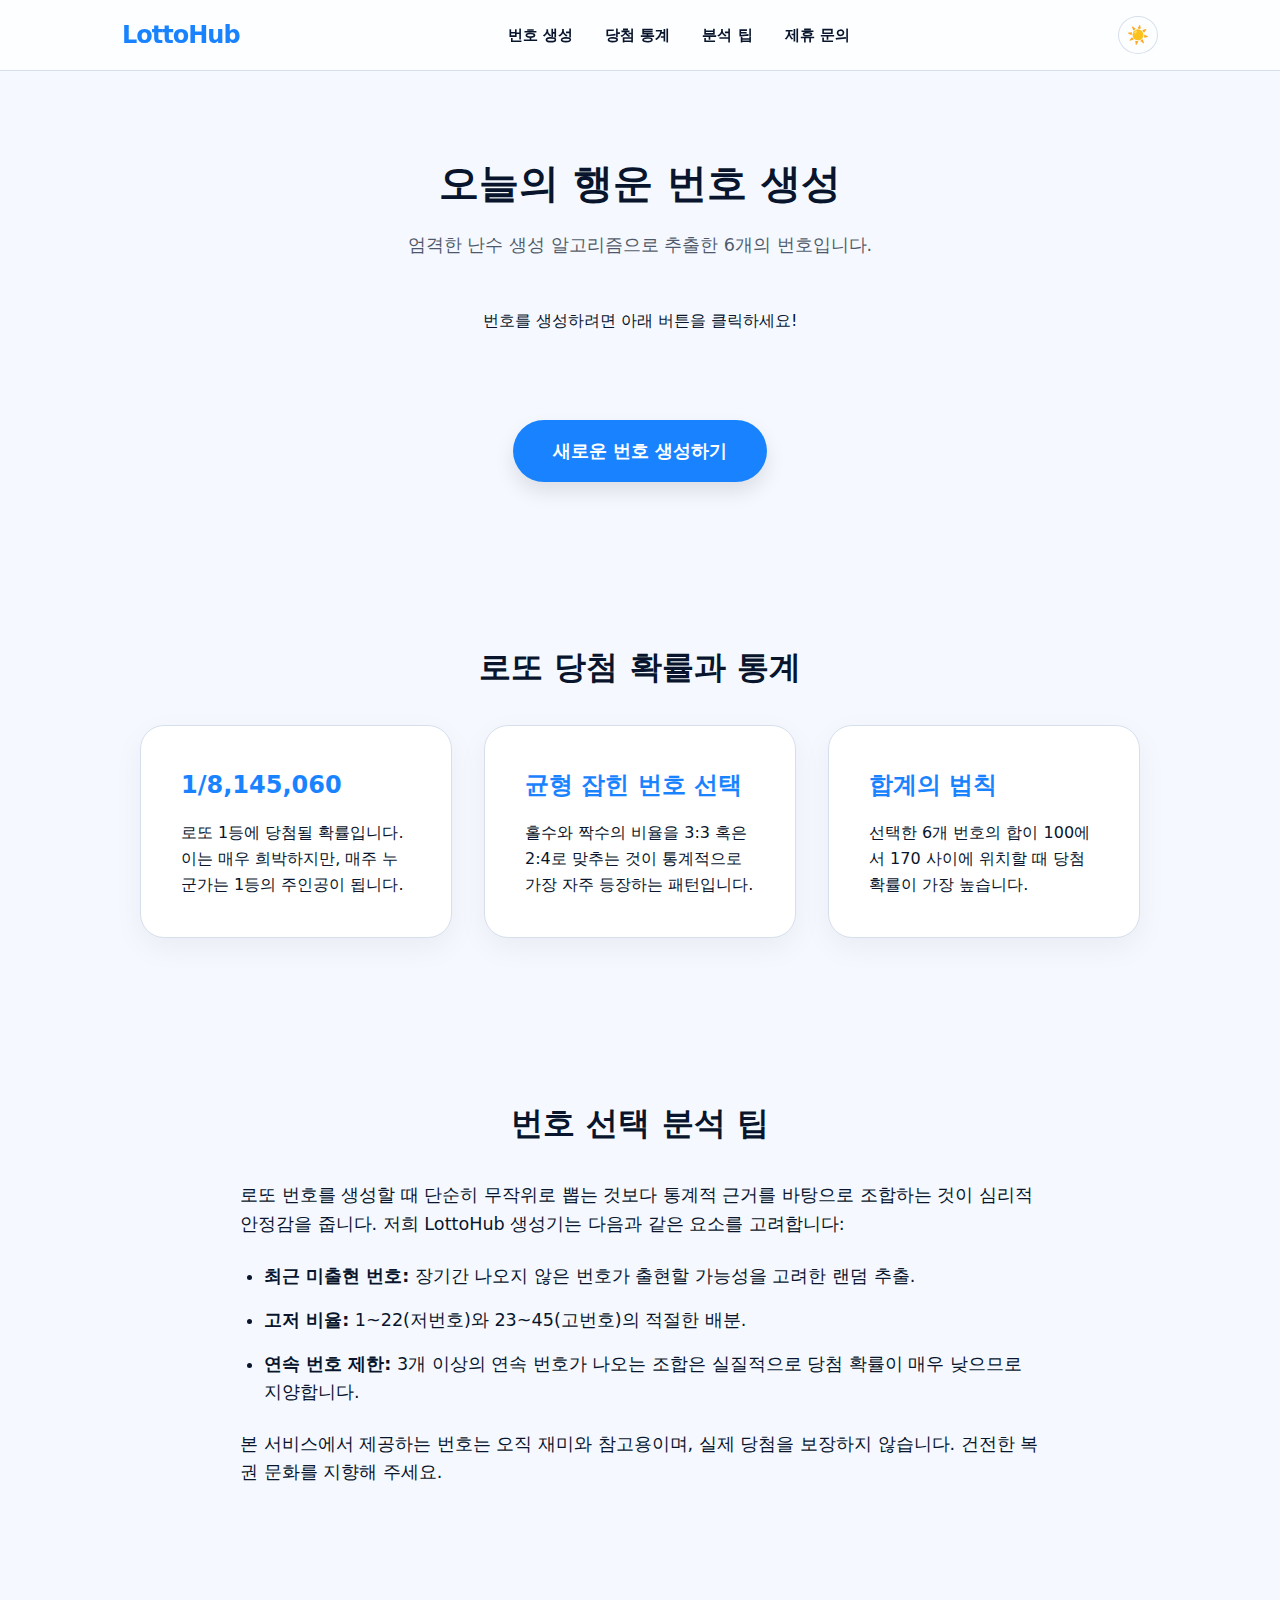
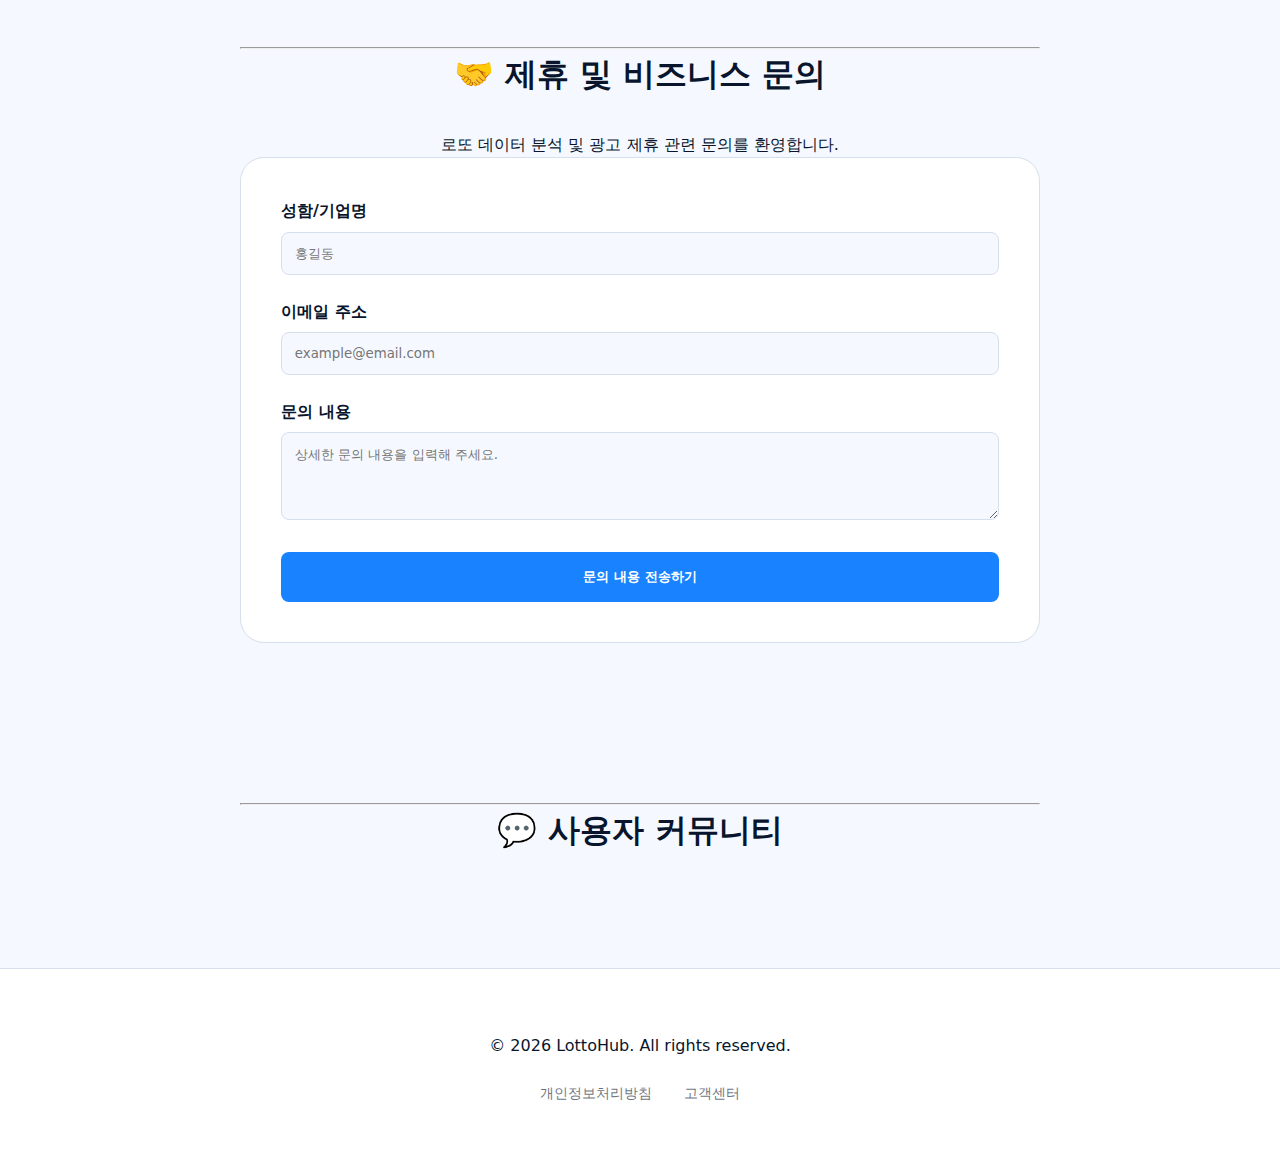
<file: index.html>
<!DOCTYPE html>
<html lang="ko">
<head>
    <meta charset="UTF-8">
    <meta name="viewport" content="width=device-width, initial-scale=1.0">
    <title>심플 로또 생성기 | 1등 당첨번호 분석 및 생성 도구</title>
    <meta name="description" content="고도의 무작위 알고리즘을 활용한 로또 번호 생성기입니다. 역대 당첨번호 통계와 분석 팁을 통해 1등 당첨의 꿈에 한 걸음 더 다가가세요.">
    <meta name="google-adsense-account" content="ca-pub-1654167725076311">
    <script async src="https://pagead2.googlesyndication.com/pagead/js/adsbygoogle.js?client=ca-pub-1654167725076311"
     crossorigin="anonymous"></script>
    <link rel="stylesheet" href="style.css">
</head>
<body>
    <header class="main-header">
        <nav class="nav-container">
            <a href="#" class="logo">LottoHub</a>
            <ul class="nav-links">
                <li><a href="#generator">번호 생성</a></li>
                <li><a href="#statistics">당첨 통계</a></li>
                <li><a href="#tips">분석 팁</a></li>
                <li><a href="#partnership">제휴 문의</a></li>
            </ul>
            <button id="theme-toggle" class="theme-toggle-inline" aria-label="테마 변경">☀️</button>
        </nav>
    </header>

    <main class="main-content">
        <!-- Generator Section -->
        <section id="generator" class="section hero-section">
            <div class="container">
                <h1>오늘의 행운 번호 생성</h1>
                <p class="subtitle">엄격한 난수 생성 알고리즘으로 추출한 6개의 번호입니다.</p>
                <div id="lotto-numbers" class="numbers-container">
                    <div class="placeholder">번호를 생성하려면 아래 버튼을 클릭하세요!</div>
                </div>
                <button id="generate-btn" class="primary-btn">새로운 번호 생성하기</button>
            </div>
        </section>

        <!-- Information/Stats Section -->
        <section id="statistics" class="section info-section">
            <div class="content-wrapper">
                <h2>로또 당첨 확률과 통계</h2>
                <div class="card-grid">
                    <div class="info-card">
                        <h3>1/8,145,060</h3>
                        <p>로또 1등에 당첨될 확률입니다. 이는 매우 희박하지만, 매주 누군가는 1등의 주인공이 됩니다.</p>
                    </div>
                    <div class="info-card">
                        <h3>균형 잡힌 번호 선택</h3>
                        <p>홀수와 짝수의 비율을 3:3 혹은 2:4로 맞추는 것이 통계적으로 가장 자주 등장하는 패턴입니다.</p>
                    </div>
                    <div class="info-card">
                        <h3>합계의 법칙</h3>
                        <p>선택한 6개 번호의 합이 100에서 170 사이에 위치할 때 당첨 확률이 가장 높습니다.</p>
                    </div>
                </div>
            </div>
        </section>

        <!-- Analysis/Tips Section -->
        <section id="tips" class="section details-section">
            <div class="content-wrapper">
                <h2>번호 선택 분석 팁</h2>
                <div class="text-content">
                    <p>로또 번호를 생성할 때 단순히 무작위로 뽑는 것보다 통계적 근거를 바탕으로 조합하는 것이 심리적 안정감을 줍니다. 저희 LottoHub 생성기는 다음과 같은 요소를 고려합니다:</p>
                    <ul>
                        <li><strong>최근 미출현 번호:</strong> 장기간 나오지 않은 번호가 출현할 가능성을 고려한 랜덤 추출.</li>
                        <li><strong>고저 비율:</strong> 1~22(저번호)와 23~45(고번호)의 적절한 배분.</li>
                        <li><strong>연속 번호 제한:</strong> 3개 이상의 연속 번호가 나오는 조합은 실질적으로 당첨 확률이 매우 낮으므로 지양합니다.</li>
                    </ul>
                    <p>본 서비스에서 제공하는 번호는 오직 재미와 참고용이며, 실제 당첨을 보장하지 않습니다. 건전한 복권 문화를 지향해 주세요.</p>
                </div>
            </div>
        </section>

        <!-- Partnership Section -->
        <section id="partnership" class="section form-section">
            <div class="container">
                <hr class="divider">
                <h2>🤝 제휴 및 비즈니스 문의</h2>
                <p>로또 데이터 분석 및 광고 제휴 관련 문의를 환영합니다.</p>
                <form action="https://formspree.io/f/xvzblwjp" method="POST" id="inquiry-form">
                    <div class="input-group">
                        <label for="name">성함/기업명</label>
                        <input type="text" id="name" name="name" placeholder="홍길동" required>
                    </div>
                    <div class="input-group">
                        <label for="email">이메일 주소</label>
                        <input type="email" id="email" name="_replyto" placeholder="example@email.com" required>
                    </div>
                    <div class="input-group">
                        <label for="message">문의 내용</label>
                        <textarea id="message" name="message" rows="4" placeholder="상세한 문의 내용을 입력해 주세요." required></textarea>
                    </div>
                    <button type="submit" class="submit-btn">문의 내용 전송하기</button>
                </form>
                <div id="form-status" class="form-status"></div>
            </div>
        </section>

        <!-- Comments Section -->
        <section class="section comments-section">
            <div class="container">
                <hr class="divider">
                <h2>💬 사용자 커뮤니티</h2>
                <div id="disqus_thread"></div>
                <script>
                    (function() {
                    var d = document, s = d.createElement('script');
                    s.src = 'https://happinich-1.disqus.com/embed.js';
                    s.setAttribute('data-timestamp', +new Date());
                    (d.head || d.body).appendChild(s);
                    })();
                </script>
            </div>
        </section>
    </main>

    <footer class="main-footer">
        <div class="footer-container">
            <p>&copy; 2026 LottoHub. All rights reserved.</p>
            <div class="footer-links">
                <a href="privacy.html">개인정보처리방침</a>
                <a href="#partnership">고객센터</a>
            </div>
        </div>
    </footer>

    <script type="module" src="main.js"></script>
</body>
</html>
</file>
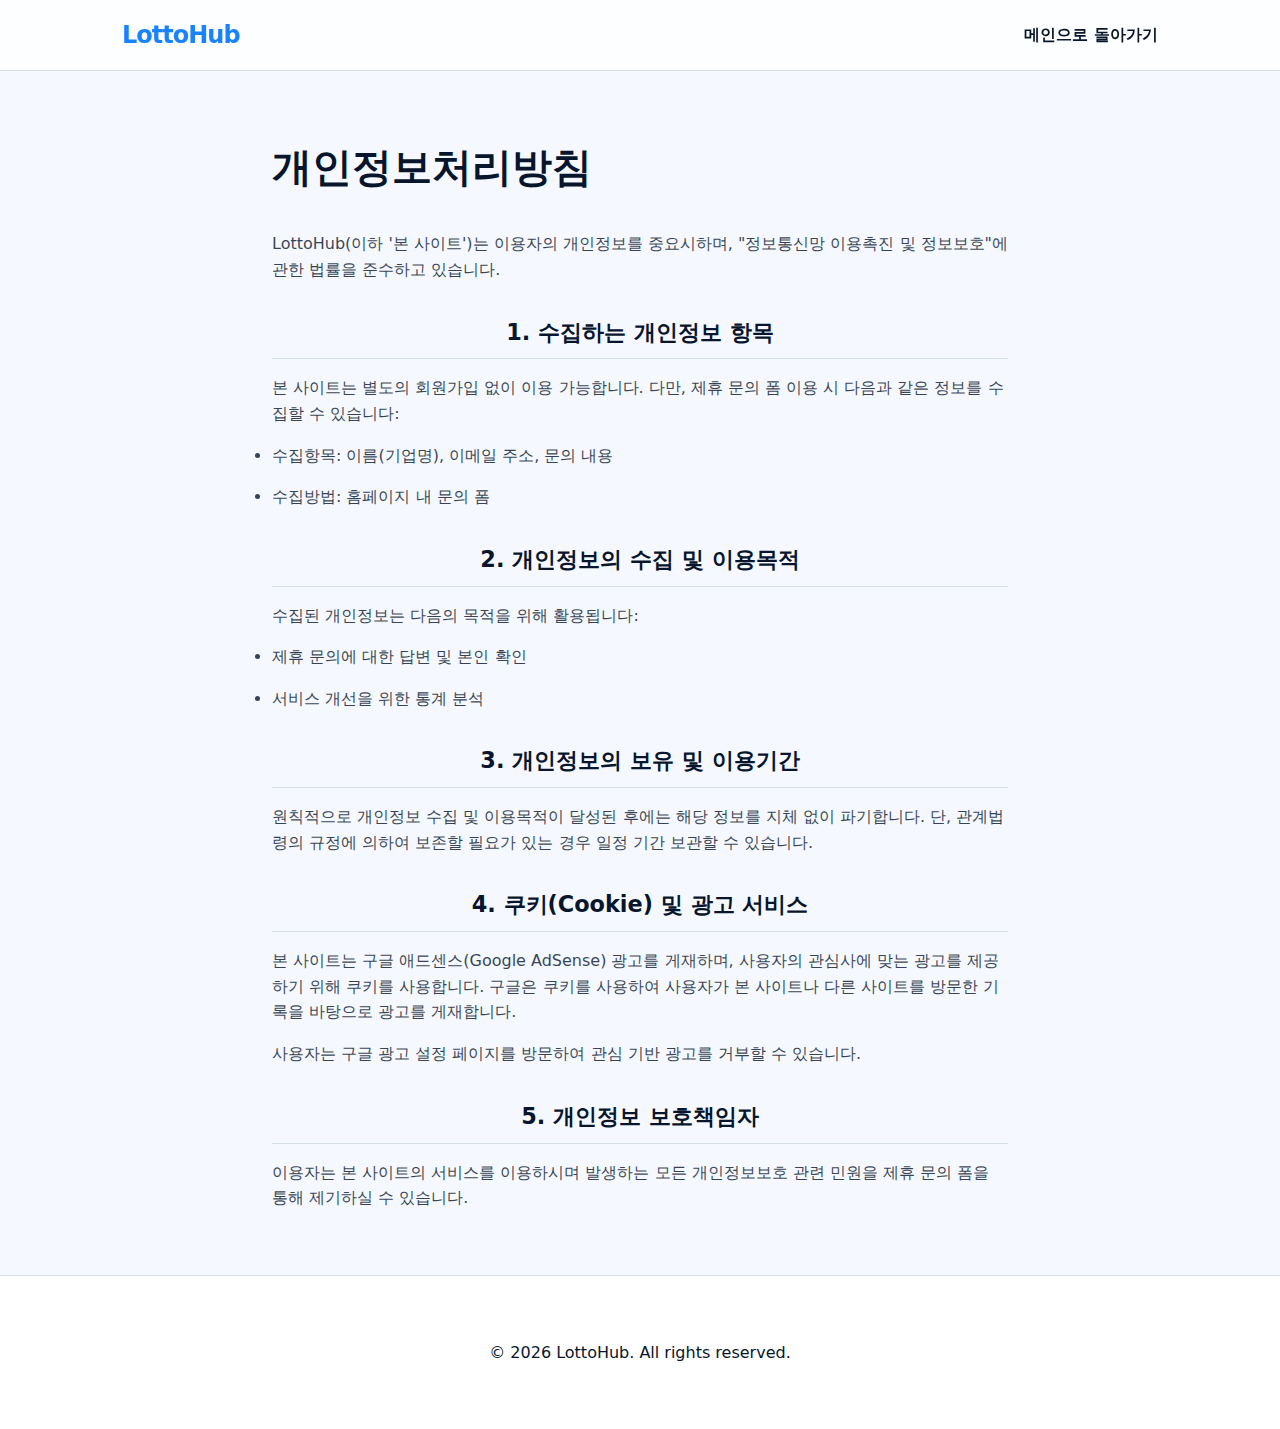
<file: privacy.html>
<!DOCTYPE html>
<html lang="ko">
<head>
    <meta charset="UTF-8">
    <meta name="viewport" content="width=device-width, initial-scale=1.0">
    <title>개인정보처리방침 | LottoHub</title>
    <link rel="stylesheet" href="style.css">
    <style>
        .privacy-content { max-width: 800px; margin: 4rem auto; padding: 0 2rem; text-align: left; }
        .privacy-content h1 { margin-bottom: 2rem; }
        .privacy-content h2 { margin: 2rem 0 1rem; font-size: 1.4rem; border-bottom: 1px solid var(--border-color); padding-bottom: 0.5rem; }
        .privacy-content p, .privacy-content li { margin-bottom: 1rem; opacity: 0.8; }
    </style>
</head>
<body>
    <header class="main-header">
        <nav class="nav-container">
            <a href="index.html" class="logo">LottoHub</a>
            <a href="index.html" style="text-decoration: none; color: var(--text-color); font-weight: 600;">메인으로 돌아가기</a>
        </nav>
    </header>

    <main class="privacy-content">
        <h1>개인정보처리방침</h1>
        <p>LottoHub(이하 '본 사이트')는 이용자의 개인정보를 중요시하며, "정보통신망 이용촉진 및 정보보호"에 관한 법률을 준수하고 있습니다.</p>

        <h2>1. 수집하는 개인정보 항목</h2>
        <p>본 사이트는 별도의 회원가입 없이 이용 가능합니다. 다만, 제휴 문의 폼 이용 시 다음과 같은 정보를 수집할 수 있습니다:</p>
        <ul>
            <li>수집항목: 이름(기업명), 이메일 주소, 문의 내용</li>
            <li>수집방법: 홈페이지 내 문의 폼</li>
        </ul>

        <h2>2. 개인정보의 수집 및 이용목적</h2>
        <p>수집된 개인정보는 다음의 목적을 위해 활용됩니다:</p>
        <ul>
            <li>제휴 문의에 대한 답변 및 본인 확인</li>
            <li>서비스 개선을 위한 통계 분석</li>
        </ul>

        <h2>3. 개인정보의 보유 및 이용기간</h2>
        <p>원칙적으로 개인정보 수집 및 이용목적이 달성된 후에는 해당 정보를 지체 없이 파기합니다. 단, 관계법령의 규정에 의하여 보존할 필요가 있는 경우 일정 기간 보관할 수 있습니다.</p>

        <h2>4. 쿠키(Cookie) 및 광고 서비스</h2>
        <p>본 사이트는 구글 애드센스(Google AdSense) 광고를 게재하며, 사용자의 관심사에 맞는 광고를 제공하기 위해 쿠키를 사용합니다. 구글은 쿠키를 사용하여 사용자가 본 사이트나 다른 사이트를 방문한 기록을 바탕으로 광고를 게재합니다.</p>
        <p>사용자는 구글 광고 설정 페이지를 방문하여 관심 기반 광고를 거부할 수 있습니다.</p>

        <h2>5. 개인정보 보호책임자</h2>
        <p>이용자는 본 사이트의 서비스를 이용하시며 발생하는 모든 개인정보보호 관련 민원을 제휴 문의 폼을 통해 제기하실 수 있습니다.</p>
    </main>

    <footer class="main-footer">
        <p>&copy; 2026 LottoHub. All rights reserved.</p>
    </footer>
</body>
</html>
</file>
<file: style.css>
:root {
  /* Light Theme */
  --primary-color: oklch(0.65 0.25 260);
  --accent-color: oklch(0.7 0.25 320);
  --bg-color: oklch(0.98 0.01 260);
  --card-bg: oklch(1 0 0);
  --text-color: oklch(0.2 0.05 260);
  --border-color: oklch(0.9 0.02 260);
  --shadow-color: rgba(0, 0, 0, 0.05);
  --header-bg: rgba(255, 255, 255, 0.8);
}

[data-theme="dark"] {
  /* Dark Theme */
  --primary-color: oklch(0.7 0.2 260);
  --accent-color: oklch(0.75 0.2 320);
  --bg-color: oklch(0.12 0.02 260);
  --card-bg: oklch(0.18 0.02 260);
  --text-color: oklch(0.95 0.01 260);
  --border-color: oklch(0.25 0.02 260);
  --shadow-color: rgba(0, 0, 0, 0.3);
  --header-bg: rgba(18, 18, 18, 0.8);
}

* {
  box-sizing: border-box;
  margin: 0;
  padding: 0;
  font-family: 'Pretendard', -apple-system, system-ui, sans-serif;
  scroll-behavior: smooth;
}

body {
  background-color: var(--bg-color);
  color: var(--text-color);
  line-height: 1.6;
  transition: background-color 0.3s, color 0.3s;
}

/* Header & Nav */
.main-header {
  position: sticky;
  top: 0;
  background: var(--header-bg);
  backdrop-filter: blur(10px);
  border-bottom: 1px solid var(--border-color);
  z-index: 1000;
  padding: 1rem 0;
}

.nav-container {
  max-width: 1100px;
  margin: 0 auto;
  display: flex;
  justify-content: space-between;
  align-items: center;
  padding: 0 2rem;
}

.logo {
  font-size: 1.5rem;
  font-weight: 900;
  color: var(--primary-color);
  text-decoration: none;
  letter-spacing: -1px;
}

.nav-links {
  display: flex;
  list-style: none;
  gap: 2rem;
}

.nav-links a {
  text-decoration: none;
  color: var(--text-color);
  font-weight: 600;
  font-size: 0.95rem;
  transition: color 0.2s;
}

.nav-links a:hover {
  color: var(--primary-color);
}

.theme-toggle-inline {
  background: none;
  border: 1px solid var(--border-color);
  padding: 0.5rem;
  border-radius: 50%;
  cursor: pointer;
  font-size: 1.1rem;
}

/* Main Layout */
.section {
  padding: 5rem 2rem;
  display: flex;
  flex-direction: column;
  align-items: center;
}

.container {
  max-width: 800px;
  width: 100%;
  text-align: center;
}

.content-wrapper {
  max-width: 1000px;
  width: 100%;
}

h1 { font-size: 2.5rem; font-weight: 800; margin-bottom: 1rem; }
h2 { font-size: 2rem; margin-bottom: 2rem; text-align: center; }
.subtitle { font-size: 1.1rem; opacity: 0.7; margin-bottom: 3rem; }

/* Lotto Generator */
.numbers-container {
  display: flex;
  justify-content: center;
  gap: 1rem;
  flex-wrap: wrap;
  margin-bottom: 3rem;
  min-height: 4rem;
}

.lotto-ball {
  width: 3.5rem;
  height: 3.5rem;
  border-radius: 50%;
  display: flex;
  justify-content: center;
  align-items: center;
  font-weight: 800;
  color: white;
  box-shadow: 0 4px 10px rgba(0,0,0,0.1);
  animation: popIn 0.4s cubic-bezier(0.175, 0.885, 0.32, 1.275) both;
}

.primary-btn {
  padding: 1.2rem 2.5rem;
  background: var(--primary-color);
  color: white;
  border: none;
  border-radius: 3rem;
  font-size: 1.1rem;
  font-weight: 700;
  cursor: pointer;
  box-shadow: 0 10px 20px rgba(0,0,0,0.1);
  transition: transform 0.2s;
}

.primary-btn:hover { transform: translateY(-3px); }

/* Info Cards */
.card-grid {
  display: grid;
  grid-template-columns: repeat(auto-fit, minmax(280px, 1fr));
  gap: 2rem;
  margin-top: 2rem;
}

.info-card {
  background: var(--card-bg);
  padding: 2.5rem;
  border-radius: 1.5rem;
  border: 1px solid var(--border-color);
  box-shadow: 0 10px 30px var(--shadow-color);
}

.info-card h3 { color: var(--primary-color); margin-bottom: 1rem; font-size: 1.5rem; }

/* Text Content Section */
.text-content {
  max-width: 800px;
  margin: 0 auto;
  font-size: 1.1rem;
  text-align: left;
}

.text-content ul { margin: 1.5rem 0 1.5rem 1.5rem; }
.text-content li { margin-bottom: 1rem; }

/* Form Styling */
form {
  text-align: left;
  background: var(--card-bg);
  padding: 2.5rem;
  border-radius: 1.5rem;
  border: 1px solid var(--border-color);
}

.input-group { margin-bottom: 1.5rem; }
.input-group label { display: block; margin-bottom: 0.5rem; font-weight: 600; }
.input-group input, .input-group textarea {
  width: 100%;
  padding: 0.8rem;
  border: 1px solid var(--border-color);
  background: var(--bg-color);
  color: var(--text-color);
  border-radius: 0.5rem;
}

.submit-btn {
  width: 100%;
  padding: 1rem;
  background: var(--primary-color);
  color: white;
  border: none;
  border-radius: 0.5rem;
  font-weight: 700;
  cursor: pointer;
}

/* Footer */
.main-footer {
  padding: 4rem 2rem;
  background: var(--card-bg);
  border-top: 1px solid var(--border-color);
  text-align: center;
}

.footer-links {
  margin-top: 1.5rem;
  display: flex;
  justify-content: center;
  gap: 2rem;
}

.footer-links a { color: var(--text-color); opacity: 0.6; text-decoration: none; font-size: 0.9rem; }

/* Animations */
@keyframes popIn {
  from { transform: scale(0); opacity: 0; }
  to { transform: scale(1); opacity: 1; }
}

/* Mobile Responsive */
@media (max-width: 768px) {
  .nav-links { display: none; }
  h1 { font-size: 2rem; }
  .section { padding: 3rem 1.5rem; }
}
</file>
